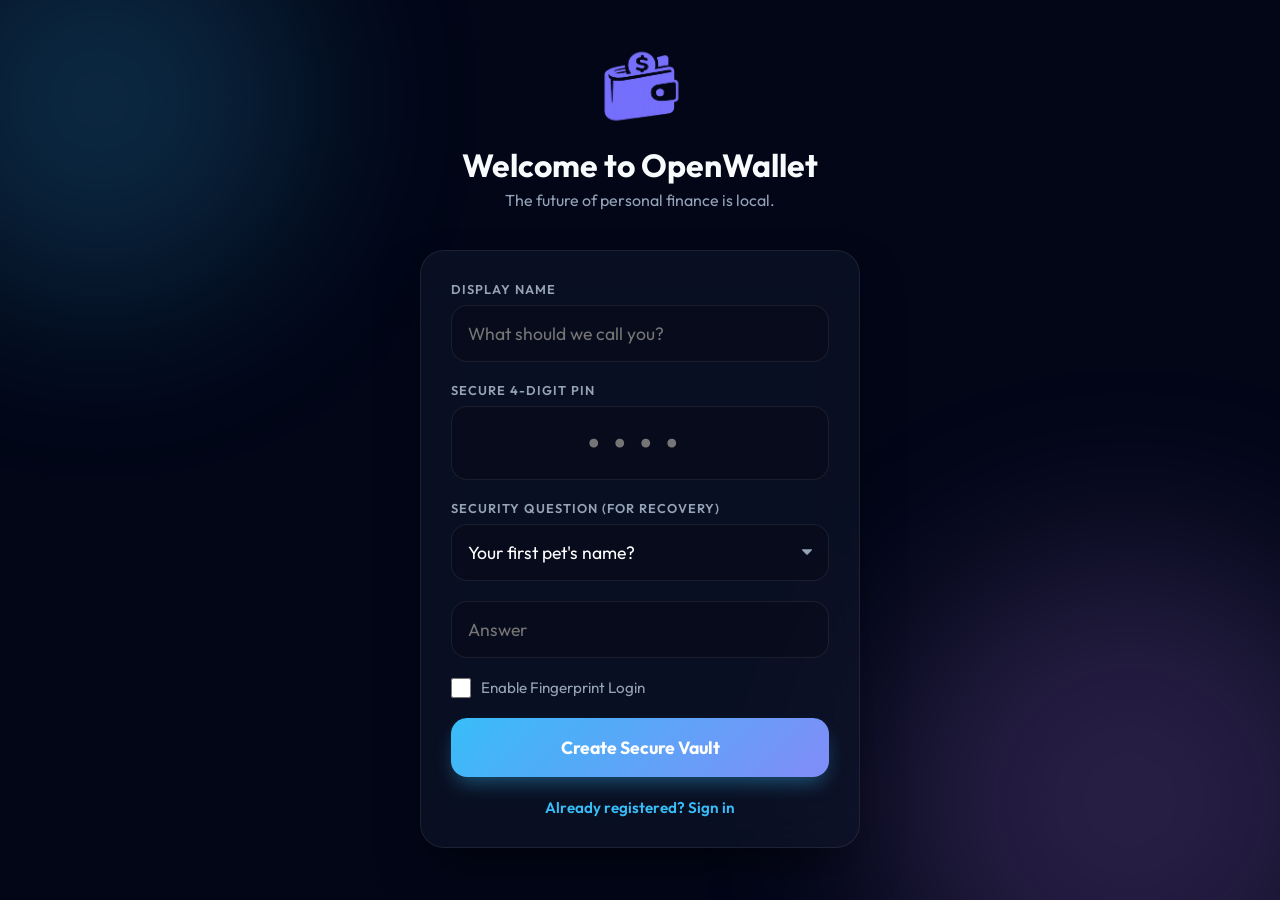
<file: index.html>
<!DOCTYPE html>
<html lang="en" data-theme="dark">
<head>
    <meta charset="UTF-8">
    <meta name="viewport" content="width=device-width, initial-scale=1.0, maximum-scale=1.0, user-scalable=no">
    <title>OpenWallet | Intelligent Finance</title>
    <link rel="icon" href="logo.png">
    
    <link href="https://fonts.googleapis.com/css2?family=Outfit:wght@300;400;500;600;700;800;900&display=swap" rel="stylesheet">
    <link rel="stylesheet" href="https://cdn.jsdelivr.net/npm/bootstrap-icons@1.11.1/font/bootstrap-icons.css">

    <style>
        :root {
            --bg-body: #020617;
            --bg-card: rgba(15, 23, 42, 0.6);
            --primary: #38bdf8;
            --primary-grad: linear-gradient(135deg, #38bdf8 0%, #818cf8 100%);
            --accent: #c084fc;
            --success: #22c55e;
            --error: #ef4444;
            --text-main: #f8fafc;
            --text-sec: #94a3b8;
            --glass: rgba(255, 255, 255, 0.03);
            --glass-border: rgba(255, 255, 255, 0.08);
            --radius-xl: 32px;
            --radius-l: 24px;
            --radius-m: 16px;
            --blur: blur(20px);
        }

        /* --- CSS RESET & NORMALIZE --- */
        * { 
            margin: 0; 
            padding: 0; 
            box-sizing: border-box; 
            -webkit-tap-highlight-color: transparent; 
        }

        html, body {
            width: 100%;
            height: 100%;
        }

        body {
            font-family: 'Outfit', sans-serif;
            background-color: var(--bg-body);
            color: var(--text-main);
            min-height: 100vh;
            display: flex; flex-direction: column;
            overflow-x: hidden;
            -webkit-font-smoothing: antialiased;
            -moz-osx-font-smoothing: grayscale;
        }

        /* Force form elements to inherit fonts and colors */
        input, button, select, textarea {
            font-family: inherit;
            color: inherit;
            margin: 0;
        }

        /* --- BACKGROUND ELEMENTS --- */
        .orb {
            position: fixed; border-radius: 50%; filter: blur(100px); z-index: -1; opacity: 0.2;
        }
        .orb-1 { width: 400px; height: 400px; background: var(--primary); top: -100px; left: -100px; }
        .orb-2 { width: 500px; height: 500px; background: var(--accent); bottom: -150px; right: -100px; }

        /* --- LAYOUT CONTAINERS --- */
        .app-container { width: 100%; max-width: 480px; margin: 0 auto; padding: 20px; flex: 1; display: flex; flex-direction: column; }
        .view { display: none; animation: slideUp 0.6s cubic-bezier(0.2, 0.8, 0.2, 1) forwards; }
        .view.active { display: flex; flex-direction: column; }

        @keyframes slideUp { from { opacity: 0; transform: translateY(30px); } to { opacity: 1; transform: translateY(0); } }

        /* --- SHARED COMPONENTS --- */
        .glass-card {
            background: var(--bg-card); backdrop-filter: var(--blur); -webkit-backdrop-filter: var(--blur);
            border: 1px solid var(--glass-border); border-radius: var(--radius-l);
            padding: 30px; box-shadow: 0 25px 50px -12px rgba(0, 0, 0, 0.5);
        }

        .btn-primary {
            background: var(--primary-grad); color: white; border: none; padding: 18px;
            border-radius: var(--radius-m); font-size: 1.1rem; font-weight: 700; cursor: pointer;
            box-shadow: 0 10px 20px -5px rgba(56, 189, 248, 0.4); transition: 0.3s;
            display: flex; align-items: center; justify-content: center; gap: 10px;
        }
        .btn-primary:active { transform: scale(0.97); }

        .input-group { margin-bottom: 20px; }
        .input-label { font-size: 0.8rem; font-weight: 600; color: var(--text-sec); margin-bottom: 8px; display: block; text-transform: uppercase; letter-spacing: 1px; }
        .input-field {
            width: 100%; background: rgba(0,0,0,0.2); border: 1px solid var(--glass-border);
            padding: 16px; border-radius: var(--radius-m); color: white; font-size: 1.1rem;
        }
        .input-field:focus { border-color: var(--primary); background: rgba(0,0,0,0.4); outline: none; }
        
        select.input-field {
            background-image: url("data:image/svg+xml;charset=US-ASCII,%3Csvg%20xmlns%3D%22http%3A%2F%2Fwww.w3.org%2F2000%2Fsvg%22%20width%3D%22292.4%22%20height%3D%22292.4%22%3E%3Cpath%20fill%3D%22%2394a3b8%22%20d%3D%22M287%2069.4a17.6%2017.6%200%200%200-13-5.4H18.4c-5%200-9.3%201.8-12.9%205.4A17.6%2017.6%200%200%200%200%2082.2c0%205%201.8%209.3%205.4%2012.9l128%20127.9c3.6%203.6%207.8%205.4%2012.8%205.4s9.2-1.8%2012.8-5.4L287%2095c3.5-3.5%205.4-7.8%205.4-12.8%200-5-1.9-9.2-5.5-12.8z%22%2F%3E%3C%2Fsvg%3E");
            background-repeat: no-repeat;
            background-position: right 1rem top 50%;
            background-size: 0.65rem auto;
            padding-right: 2.5rem;
        }

        /* --- AUTH SPECIFIC --- */
        .pin-grid { display: flex; justify-content: center; gap: 15px; margin: 20px 0; }
        .pin-input { width: 100%; text-align: center; font-size: 2rem; letter-spacing: 15px; font-weight: 900; }

        /* --- DASHBOARD SPECIFIC --- */
        .header { display: flex; justify-content: space-between; align-items: center; margin-bottom: 30px; }
        .user-badge { display: flex; align-items: center; gap: 12px; }
        .avatar { width: 45px; height: 45px; border-radius: 50%; background: var(--primary-grad); display: flex; align-items: center; justify-content: center; font-weight: 800; }

        .balance-card {
            background: var(--primary-grad); padding: 30px; border-radius: var(--radius-xl);
            margin-bottom: 20px; position: relative; overflow: hidden;
        }
        .balance-card::after { content: ''; position: absolute; top: -50%; right: -20%; width: 200px; height: 200px; background: white; opacity: 0.1; border-radius: 50%; }

        .stats-row { display: grid; grid-template-columns: 1fr 1fr; gap: 15px; margin-bottom: 30px; }
        .stat-box { background: var(--glass); border: 1px solid var(--glass-border); padding: 20px; border-radius: var(--radius-l); }
        .stat-val { font-size: 1.3rem; font-weight: 700; display: block; margin-top: 5px; }

        .tx-list { display: flex; flex-direction: column; gap: 12px; }
        .tx-item {
            display: flex; align-items: center; justify-content: space-between;
            padding: 16px; background: var(--glass); border-radius: var(--radius-m); border: 1px solid transparent;
            transition: 0.3s;
        }
        .tx-item:hover { border-color: var(--glass-border); background: rgba(255,255,255,0.05); }
        .tx-icon { width: 40px; height: 40px; border-radius: 12px; display: flex; align-items: center; justify-content: center; font-size: 1.2rem; }

        /* --- SUCCESS OVERLAY --- */
        #success-overlay {
            position: fixed; inset: 0; background: var(--bg-body); z-index: 1000;
            display: none; align-items: center; justify-content: center; flex-direction: column;
        }
    </style>
</head>
<body>

    <div class="orb orb-1"></div>
    <div class="orb orb-2"></div>

    <!-- SUCCESS ANIMATION -->
    <div id="success-overlay">
        <i class="bi bi-shield-check" style="font-size: 5rem; color: var(--primary); margin-bottom: 20px;"></i>
        <h2 id="overlay-msg" style="letter-spacing: 4px; text-transform: uppercase;">Authenticated</h2>
    </div>

    <div class="app-container">

        <!-- VIEW: INITIAL SETUP (SIGNUP) -->
        <div id="view-setup" class="view">
            <div style="text-align: center; margin-bottom: 40px; margin-top: 20px;">
                <img src="logo.png" width="100px" alt="">
                <h1 style="margin: 10px 0 5px;">Welcome to OpenWallet</h1>
                <p style="color: var(--text-sec);">The future of personal finance is local.</p>
            </div>
            <div class="glass-card">
                <form id="form-setup">
                    <div class="input-group">
                        <label class="input-label">Display Name</label>
                        <input type="text" id="setup-name" class="input-field" placeholder="What should we call you?" required>
                    </div>
                    <div class="input-group">
                        <label class="input-label">Secure 4-Digit PIN</label>
                        <input type="password" id="setup-pin" class="input-field pin-input" maxlength="4" inputmode="numeric" placeholder="••••" required>
                    </div>
                    <div class="input-group">
                        <label class="input-label">Security Question (For Recovery)</label>
                        <select id="setup-q" class="input-field" style="appearance: none;">
                            <option value="pet">Your first pet's name?</option>
                            <option value="city">City where you were born?</option>
                            <option value="school">Name of your first school?</option>
                        </select>
                    </div>
                    <div class="input-group">
                        <input type="text" id="setup-a" class="input-field" placeholder="Answer" required>
                    </div>

                    <!-- NEW: Fingerprint Add Option -->
                    <div class="input-group" style="display: flex; align-items: center; gap: 10px; margin-top: 10px;">
                        <input type="checkbox" id="setup-bio" style="width: 20px; height: 20px; accent-color: var(--primary); cursor: pointer;">
                        <label for="setup-bio" style="font-size: 0.95rem; color: var(--text-sec); cursor: pointer;">Enable Fingerprint Login</label>
                    </div>

                    <button type="submit" class="btn-primary" style="width: 100%;">Create Secure Vault</button>
                    
                    <!-- NEW: Already Registered Link -->
                    <div style="text-align: center; margin-top: 20px;">
                        <button type="button" onclick="goToLogin()" style="background: none; border: none; color: var(--primary); cursor: pointer; font-size: 0.95rem; font-weight: 600;">Already registered? Sign in</button>
                    </div>
                </form>
            </div>
        </div>

        <!-- VIEW: LOGIN -->
        <div id="view-login" class="view">
            <div style="text-align: center; margin-bottom: 40px; margin-top: 40px;">
                <div class="avatar" id="login-avatar" style="margin: 0 auto 15px; width: 80px; height: 80px; font-size: 2rem;">J</div>
                <h2 id="login-greeting">Welcome back, Jishnu</h2>
                <p style="color: var(--text-sec);">Verify identity to unlock vault</p>
            </div>
            <div class="glass-card">
                <form id="form-login">
                    <input type="password" id="login-pin" class="input-field pin-input" maxlength="4" inputmode="numeric" placeholder="••••" required autofocus>
                    <button type="submit" class="btn-primary" style="width: 100%; margin-top: 20px;">Unlock</button>
                    
                    <!-- Biometric Button (Shown if enabled during setup) -->
                    <button type="button" id="btn-bio" class="btn-primary" style="width: 100%; margin-top: 15px; background: var(--glass); border: 1px solid var(--glass-border); box-shadow: none; display: none;">
                        <i class="bi bi-fingerprint"></i> Biometric Access
                    </button>
                </form>
                <div id="login-err" style="color: var(--error); text-align: center; margin-top: 20px; font-size: 0.9rem; font-weight: 600;"></div>
                <div style="text-align: center; margin-top: 30px; display: flex; flex-direction: column; gap: 15px;">
                    <button onclick="showRecovery()" style="background: none; border: none; color: var(--text-sec); cursor: pointer; font-size: 0.85rem;">Forgot PIN? Recover Profile</button>
                    <button onclick="goToSetup()" style="background: none; border: none; color: var(--primary); cursor: pointer; font-size: 0.9rem; font-weight: 600;">Create new Vault</button>
                </div>
            </div>
        </div>

        <!-- VIEW: RECOVERY -->
        <div id="view-recover" class="view">
            <div class="header">
                <button onclick="init()" style="background:none; border:none; color:white; font-size:1.5rem; cursor: pointer;"><i class="bi bi-arrow-left"></i></button>
                <h3>Recovery Mode</h3>
                <div style="width:24px;"></div>
            </div>
            <div class="glass-card">
                <p id="recover-q-text" style="margin-bottom: 20px; font-weight: 600;"></p>
                <input type="text" id="recover-a" class="input-field" placeholder="Your Answer">
                <button onclick="handleRecovery()" class="btn-primary" style="width: 100%; margin-top: 20px;">Verify & Reset</button>
            </div>
        </div>

        <!-- VIEW: DASHBOARD (Ideally moved to dashboard.html) -->
        <div id="view-dash" class="view">
            <div class="header">
                <div class="user-badge">
                    <div class="avatar" id="dash-avatar">J</div>
                    <div>
                        <span style="display: block; font-size: 0.8rem; color: var(--text-sec);">Good Evening,</span>
                        <span id="dash-name" style="font-weight: 700;">Jishnu</span>
                    </div>
                </div>
                <button onclick="logout()" style="background: var(--glass); border: 1px solid var(--glass-border); color: white; padding: 10px; border-radius: 12px; cursor: pointer;"><i class="bi bi-power"></i></button>
            </div>

            <div class="balance-card">
                <span style="font-size: 0.9rem; opacity: 0.8;">Total Balance</span>
                <h1 id="total-balance" style="font-size: 2.8rem; margin: 5px 0 0; font-weight: 900;">₹ 0.00</h1>
            </div>

            <div class="stats-row">
                <div class="stat-box">
                    <span style="color: var(--success); font-size: 0.8rem; font-weight: 700;"><i class="bi bi-arrow-down-left"></i> INCOME</span>
                    <span id="stat-income" class="stat-val">₹ 0</span>
                </div>
                <div class="stat-box">
                    <span style="color: var(--error); font-size: 0.8rem; font-weight: 700;"><i class="bi bi-arrow-up-right"></i> EXPENSES</span>
                    <span id="stat-expense" class="stat-val">₹ 0</span>
                </div>
            </div>

            <div style="display: flex; justify-content: space-between; align-items: center; margin-bottom: 15px;">
                <h3 style="margin: 0;">Recent Activity</h3>
                <button onclick="addTransactionPrompt()" style="color: var(--primary); background: none; border: none; font-weight: 700; cursor: pointer;">+ Add New</button>
            </div>

            <div class="tx-list" id="tx-container">
                <!-- Transactions will be injected here -->
            </div>
        </div>

    </div>

    <script>
        // --- CORE STATE ---
        let USER = null;
        let DB = { transactions: [] };

        // --- CRYPTO UTILS ---
        async function hash(str) {
            const msgBuffer = new TextEncoder().encode(str);
            const hashBuffer = await crypto.subtle.digest('SHA-256', msgBuffer);
            return Array.from(new Uint8Array(hashBuffer)).map(b => b.toString(16).padStart(2, '0')).join('');
        }

        // --- NAVIGATION ---
        function switchView(viewId) {
            document.querySelectorAll('.view').forEach(v => v.classList.remove('active'));
            document.getElementById(viewId).classList.add('active');
        }

        function goToLogin() {
            const savedUser = localStorage.getItem('ow_user');
            if (savedUser) {
                USER = JSON.parse(savedUser);
                document.getElementById('login-avatar').textContent = USER.name[0];
                document.getElementById('login-greeting').textContent = `Welcome back, ${USER.name.split(' ')[0]}`;
                
                // Show biometric button if enabled during setup
                if (USER.bioEnabled) {
                    document.getElementById('btn-bio').style.display = 'block';
                } else {
                    document.getElementById('btn-bio').style.display = 'none';
                }
                switchView('view-login');
            } else {
                alert("No registered vault found on this device. Please create one.");
            }
        }

        function goToSetup() {
            switchView('view-setup');
        }

        // --- INITIALIZATION ---
        async function init() {
            const savedUser = localStorage.getItem('ow_user');
            const savedDb = localStorage.getItem('ow_db');
            
            if (savedDb) DB = JSON.parse(savedDb);
            
            if (savedUser) {
                goToLogin();
            } else {
                switchView('view-setup');
            }
        }

        // --- ACTIONS ---
        document.getElementById('form-setup').onsubmit = async (e) => {
            e.preventDefault();
            const name = document.getElementById('setup-name').value;
            const pin = await hash(document.getElementById('setup-pin').value);
            const q = document.getElementById('setup-q').value;
            const a = await hash(document.getElementById('setup-a').value.toLowerCase().trim());
            
            // Capture fingerprint preference
            const bioEnabled = document.getElementById('setup-bio').checked;

            USER = { name, pin, recovery: { q, a }, bioEnabled };
            localStorage.setItem('ow_user', JSON.stringify(USER));
            localStorage.setItem('ow_db', JSON.stringify(DB));
            
            showSuccess("Vault Created", () => {
                // REDIRECT TO DASHBOARD.HTML
                window.location.href = 'dashboard.html';
                
                // Note: If you want to keep the single-page experience instead, delete the window.location line and uncomment:
                // loadDashboard(); 
            });
        };

        document.getElementById('form-login').onsubmit = async (e) => {
            e.preventDefault();
            const pinInput = document.getElementById('login-pin').value;
            const hashed = await hash(pinInput);
            
            if (hashed === USER.pin) {
                showSuccess("Unlocked", () => {
                    window.location.href = 'dashboard.html';
                    // loadDashboard(); 
                });
            } else {
                document.getElementById('login-err').textContent = "Access Denied: Incorrect PIN";
                document.getElementById('login-pin').value = '';
            }
        };

        // Simulated Biometric Login Action
        document.getElementById('btn-bio').onclick = () => {
            if (window.confirm("Biometric Authentication: Please scan your fingerprint.")) {
                showSuccess("Unlocked", () => {
                    window.location.href = 'dashboard.html';
                    // loadDashboard();
                });
            } else {
                document.getElementById('login-err').textContent = "Biometric scan failed or cancelled.";
            }
        };

        function showRecovery() {
            const qMap = { pet: "Your first pet's name?", city: "City where you were born?", school: "Name of your first school?" };
            document.getElementById('recover-q-text').textContent = qMap[USER.recovery.q];
            switchView('view-recover');
        }

        async function handleRecovery() {
            const aInput = await hash(document.getElementById('recover-a').value.toLowerCase().trim());
            if (aInput === USER.recovery.a) {
                if (confirm("Identity verified. Reset profile PIN?")) {
                    localStorage.clear();
                    location.reload();
                }
            } else {
                alert("Incorrect answer.");
            }
        }

        function showSuccess(msg, callback) {
            const overlay = document.getElementById('success-overlay');
            document.getElementById('overlay-msg').textContent = msg;
            overlay.style.display = 'flex';
            setTimeout(() => {
                overlay.style.display = 'none';
                callback();
            }, 1500);
        }

        // --- DASHBOARD FUNCTIONS (Move these to dashboard.html logic) ---
        function loadDashboard() {
            document.getElementById('dash-name').textContent = USER.name.split(' ')[0];
            document.getElementById('dash-avatar').textContent = USER.name[0];
            renderTransactions();
            switchView('view-dash');
        }

        function renderTransactions() {
            const container = document.getElementById('tx-container');
            let income = 0, expense = 0;
            
            container.innerHTML = DB.transactions.length ? '' : '<p style="text-align:center; color:var(--text-sec);">No history found.</p>';
            
            DB.transactions.sort((a,b) => b.id - a.id).forEach(tx => {
                const isInc = tx.type === 'income';
                if (isInc) income += tx.amount; else expense += tx.amount;
                
                container.innerHTML += `
                    <div class="tx-item">
                        <div style="display:flex; align-items:center; gap:15px;">
                            <div class="tx-icon" style="background:${isInc ? 'rgba(34,197,94,0.1)' : 'rgba(239,68,68,0.1)'}; color:${isInc ? 'var(--success)' : 'var(--error)'}">
                                <i class="bi bi-${isInc ? 'arrow-down-left' : 'arrow-up-right'}"></i>
                            </div>
                            <div>
                                <span style="display:block; font-weight:600;">${tx.note}</span>
                                <span style="font-size:0.75rem; color:var(--text-sec);">${new Date(tx.id).toLocaleDateString()}</span>
                            </div>
                        </div>
                        <span style="font-weight:700; color:${isInc ? 'var(--success)' : 'white'}">${isInc ? '+' : '-'} ₹${tx.amount}</span>
                    </div>
                `;
            });

            document.getElementById('total-balance').textContent = `₹ ${(income - expense).toLocaleString()}`;
            document.getElementById('stat-income').textContent = `₹ ${income.toLocaleString()}`;
            document.getElementById('stat-expense').textContent = `₹ ${expense.toLocaleString()}`;
        }

        function addTransactionPrompt() {
            const amount = parseFloat(prompt("Enter Amount:"));
            if (isNaN(amount)) return;
            const note = prompt("Enter Note:") || "General";
            const type = confirm("Is this INCOME? (OK for Yes, Cancel for Expense)") ? 'income' : 'expense';

            DB.transactions.push({ id: Date.now(), amount, note, type });
            localStorage.setItem('ow_db', JSON.stringify(DB));
            renderTransactions();
        }

        function logout() { if(confirm("Lock vault?")) location.reload(); }

        window.onload = init;
    </script>
</body>
</html>
</file>
